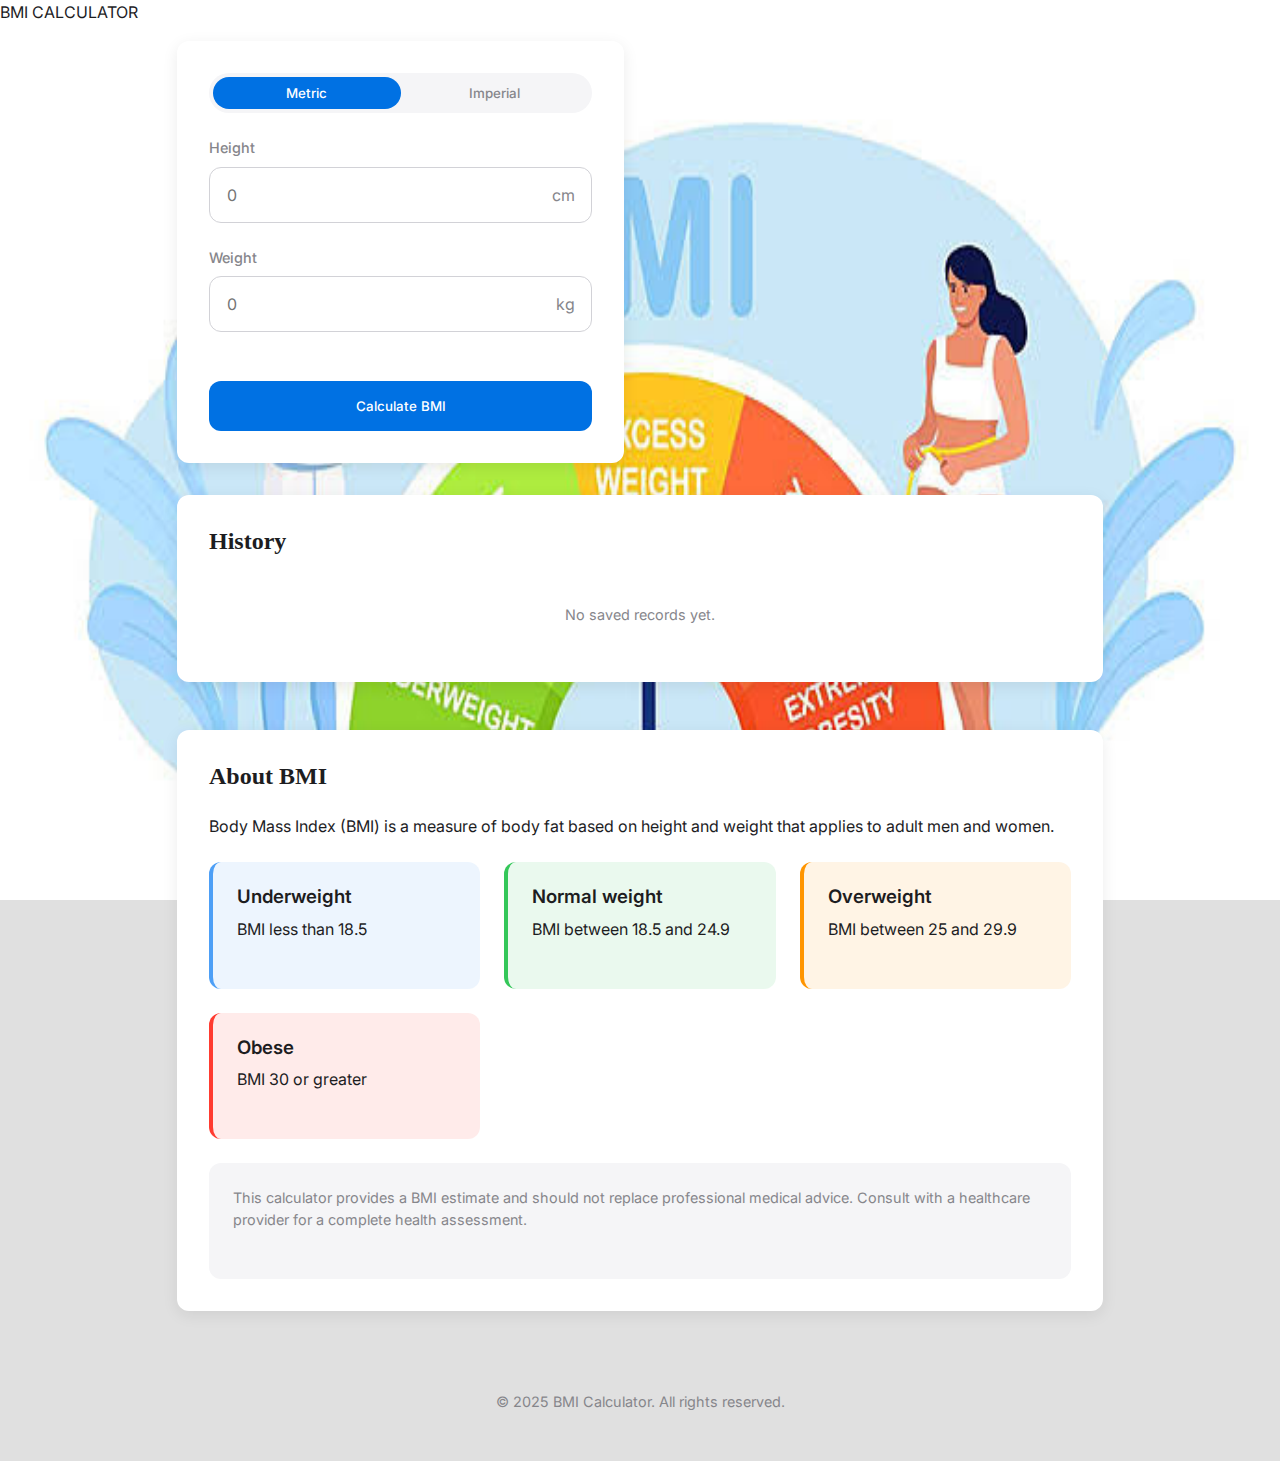
<file: BMI.html>
<!DOCTYPE html>
<html lang="en">
<head>
  <meta charset="UTF-8">
  <meta name="viewport" content="width=device-width, initial-scale=1.0">
  <title>BMI Calculator</title>
  <!-- Ensure the CSS file name matches -->
  <link rel="stylesheet" href="BMI.css">
  <link href="https://fonts.googleapis.com/css2?family=Inter:wght@400;500;600&display=swap" rel="stylesheet">
</head>
<body>
  <nav class="navbar">
    <div class="logo">BMI CALCULATOR</div>
    <ul class="nav-links">
        
    </ul>
</nav>
  <div class="container">
    <main>
      <div class="calculator-card">
        <div class="unit-toggle">
          <button type="button" class="unit-btn active" data-unit="metric">Metric</button>
          <button type="button" class="unit-btn" data-unit="imperial">Imperial</button>
        </div>

        <div class="input-group metric">
          <div class="input-wrapper">
            <label for="height">Height</label>
            <div class="input-with-unit">
              <!-- Added min="0" for basic validation -->
              <input type="number" id="height" placeholder="0" min="0">
              <span class="unit">cm</span>
            </div>
          </div>

          <div class="input-wrapper">
            <label for="weight">Weight</label>
            <div class="input-with-unit">
              <!-- Added min="0" for basic validation -->
              <input type="number" id="weight" placeholder="0" min="0">
              <span class="unit">kg</span>
            </div>
          </div>
        </div>

        <div class="input-group imperial hidden">
          <div class="input-wrapper">
            <label for="feet">Height</label>
            <div class="imperial-height">
              <div class="input-with-unit">
                <!-- Added min="0" for basic validation -->
                <input type="number" id="feet" placeholder="0" min="0">
                <span class="unit">ft</span>
              </div>
              <div class="input-with-unit">
                <!-- Added min="0" for basic validation -->
                <input type="number" id="inches" placeholder="0" min="0">
                <span class="unit">in</span>
              </div>
            </div>
          </div>

          <div class="input-wrapper">
            <label for="pounds">Weight</label>
            <div class="input-with-unit">
              <!-- Added min="0" for basic validation -->
              <input type="number" id="pounds" placeholder="0" min="0">
              <span class="unit">lb</span>
            </div>
          </div>
        </div>

        <button type="button" id="calculate-btn">Calculate BMI</button>
        <!-- Placeholder for potential error messages added in JS -->
        <div class="error-message-container"></div>
      </div>

      <!-- Added aria-live for screen reader announcements -->
      <div id="result-section" class="result-card hidden" aria-live="polite">
        <div class="result-header">
          <h2>Your Result</h2>
          <span id="date-calculated"></span>
        </div>

        <div class="result-value">
          <div class="bmi-value" id="bmi-value">0.0</div>
          <div class="bmi-category" id="bmi-category">-</div>
        </div>

        <div class="bmi-scale">
          <div class="scale-markers">
            <div class="marker">
              <div class="marker-line"></div>
              <span>Underweight</span>
            </div>
            <div class="marker">
              <div class="marker-line"></div>
              <span>Normal</span>
            </div>
            <div class="marker">
              <div class="marker-line"></div>
              <span>Overweight</span>
            </div>
            <div class="marker">
              <div class="marker-line"></div>
              <span>Obese</span>
            </div>
          </div>
          <div class="scale-bar">
            <div id="indicator" class="indicator"></div>
          </div>
        </div>

        <div class="recommendation" id="recommendation">
          Enter your height and weight to get personalized recommendations.
        </div>

        <button type="button" id="save-result" class="save-btn">Save Result</button>
      </div>

      <div class="history-card">
        <h2 style="font-family: Algerian;">History</h2>
        <div id="history-list" class="history-list">
          <p class="empty-history">No saved records yet.</p>
        </div>
      </div>
    </main>

    <div class="info-section">
    <h2 style="font-family: Algerian;">About BMI</h2>
      <p>
        Body Mass Index (BMI) is a measure of body fat based on height and weight that applies to adult men and women.
      </p>

      <div class="bmi-categories">
        <div class="category-item underweight">
          <h3>Underweight</h3>
          <p>BMI less than 18.5</p>
        </div>
        <div class="category-item normal">
          <h3>Normal weight</h3>
          <p>BMI between 18.5 and 24.9</p>
        </div>
        <div class="category-item overweight">
          <h3>Overweight</h3>
          <p>BMI between 25 and 29.9</p>
        </div>
        <div class="category-item obese">
          <h3>Obese</h3>
          <p>BMI 30 or greater</p>
        </div>
      </div>

      <div class="disclaimer">
        <p>
          This calculator provides a BMI estimate and should not replace professional medical advice.
          Consult with a healthcare provider for a complete health assessment.
        </p>
      </div>
    </div>

    <footer>
      <p>&copy; 2025 BMI Calculator. All rights reserved.</p>
    </footer>
  </div>

  <!-- Ensure the JS file name matches -->
  <script src="BMI.js"></script>
</body>
</html>
</file>
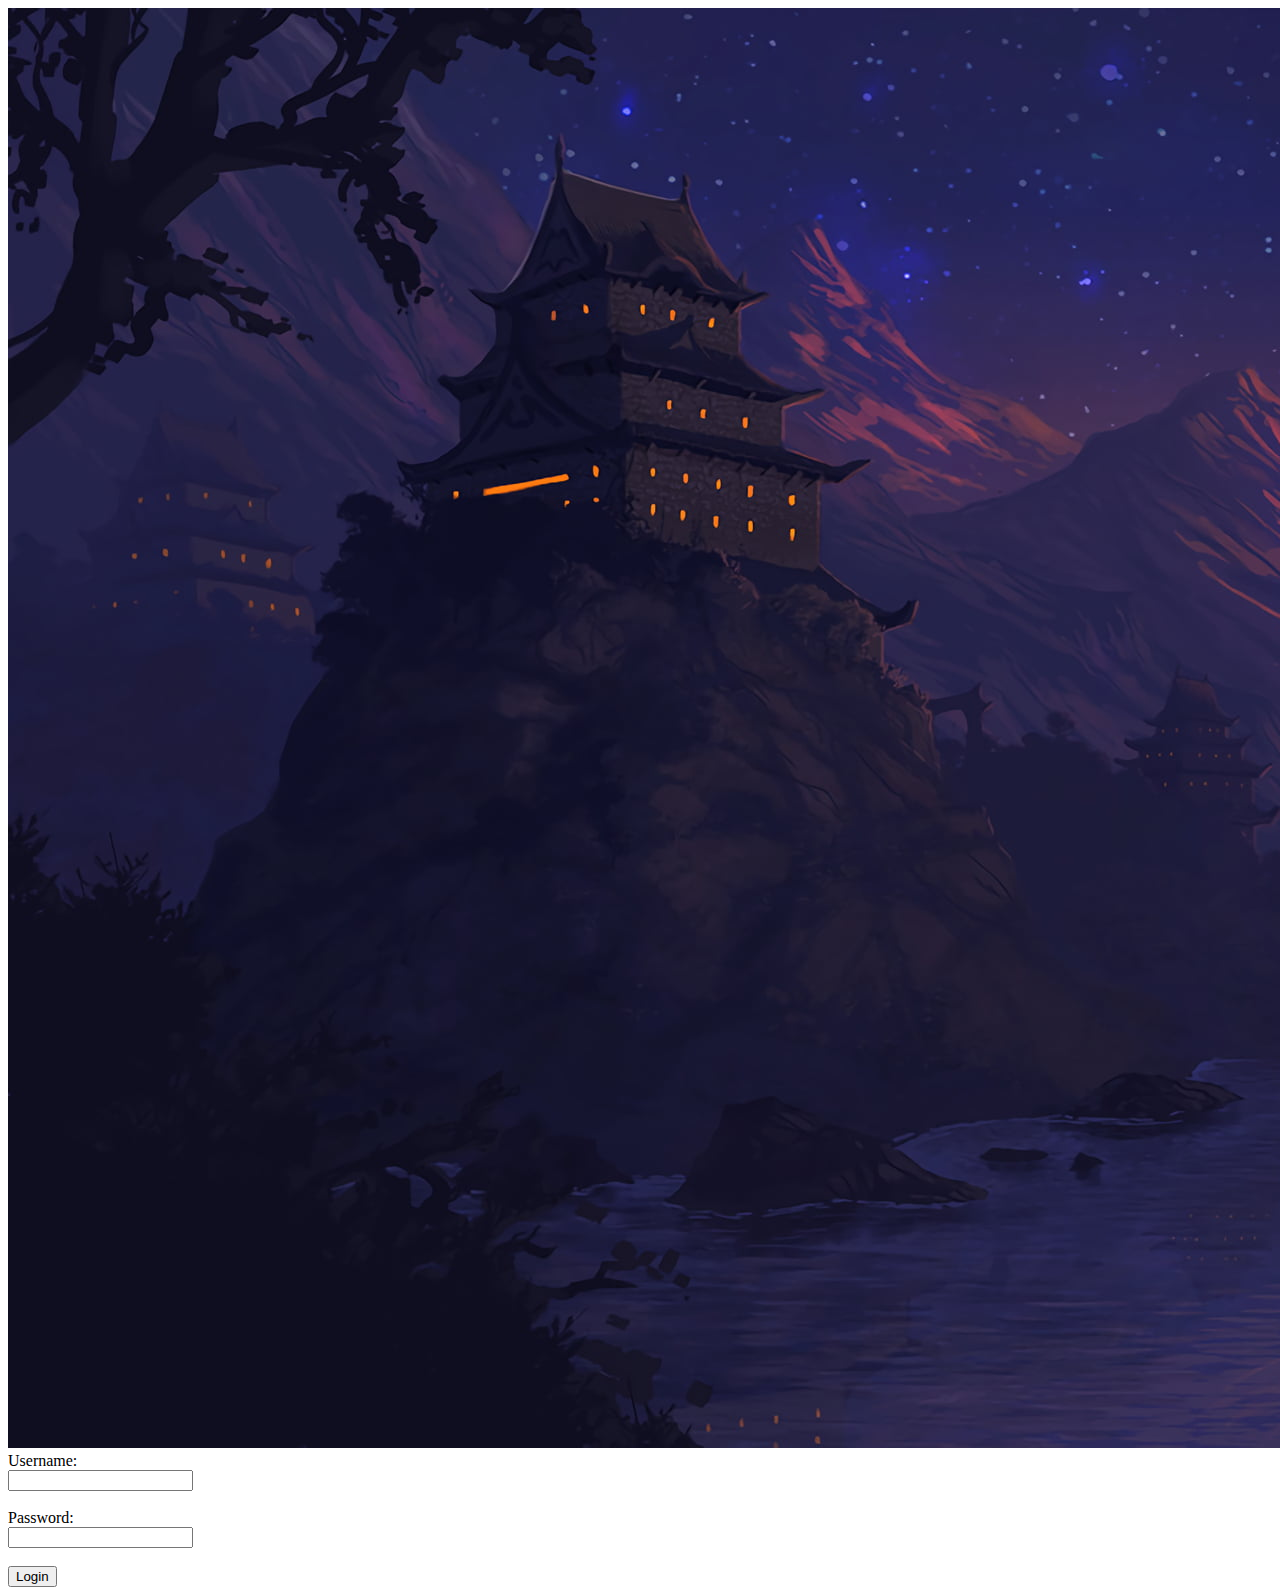
<file: LandingPage.html>
<!DOCTYPE html>
<html lang="en">
<head>
    <meta charset="UTF-8">
    <meta name="viewport" content="width=device-width, initial-scale=1.0">
    <title>LoginPage</title>
</head>
<body>
    <div class="background">
        <img src="wallpaperflare.com_wallpaper.jpg">
        <form>
            <label for="username">Username:</label><br>
            <input type="text" id="username" name="username" required><br><br>
            <label for="password">Password:</label><br>
            <input type="password" id="password" name="password" required><br><br>
            <input type="submit" value="Login">
        </form>
    </div>
</body>
</html>
</file>
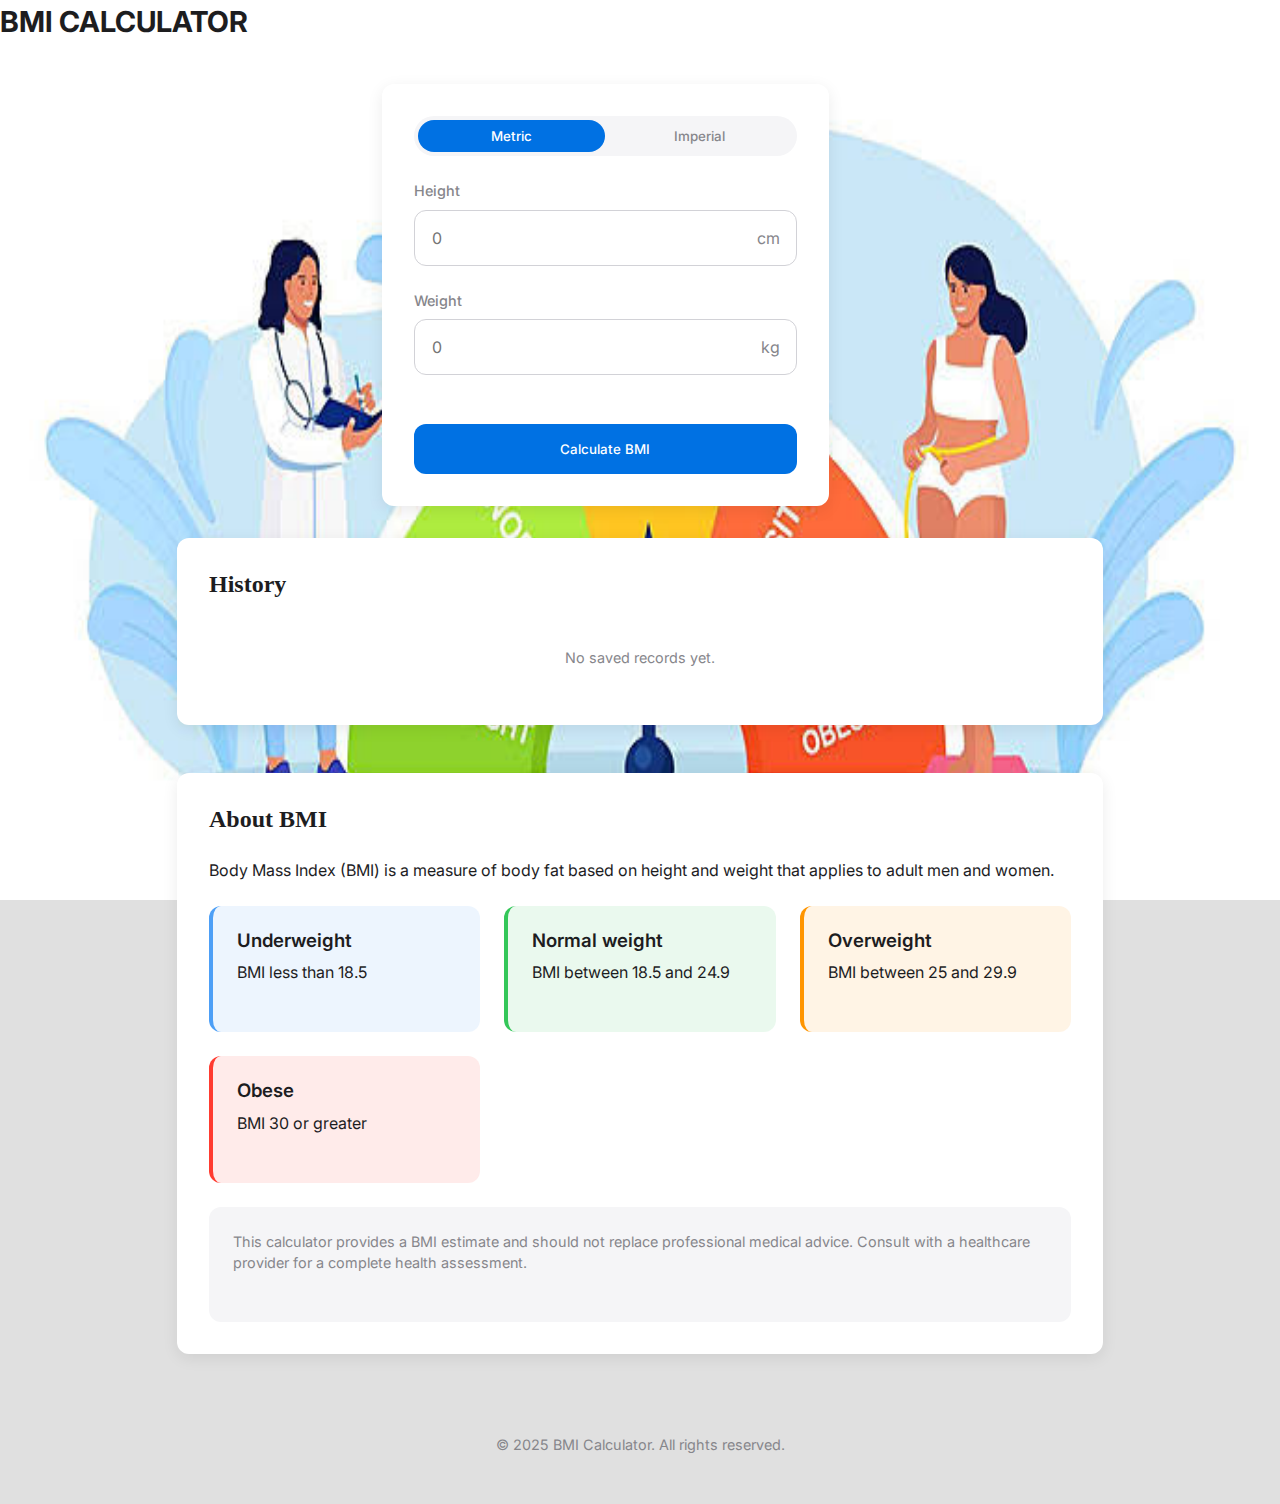
<file: Downloads/SCM-2-main/SCM-2-main/BMI.html>
<!DOCTYPE html>
<html lang="en">
<head>
  <meta charset="UTF-8">
  <meta name="viewport" content="width=device-width, initial-scale=1.0">
  <title>BMI Calculator</title>
  <!-- Ensure the CSS file name matches -->
  <link rel="stylesheet" href="BMI.css">
  <link href="https://fonts.googleapis.com/css2?family=Inter:wght@400;500;600&display=swap" rel="stylesheet">
</head>
<body>
  <nav class="navbar">
    <div class="logo">BMI CALCULATOR</div>
    <ul class="nav-links">
        <li><a href="#">Home</a></li>
        <li><a href="#">About</a></li>
        <li><a href="#">Services</a></li>
        <li><a href="#">Contact</a></li>
    </ul>
</nav>
  <div class="container">
    <main>
      <div class="calculator-card">
        <div class="unit-toggle">
          <button type="button" class="unit-btn active" data-unit="metric">Metric</button>
          <button type="button" class="unit-btn" data-unit="imperial">Imperial</button>
        </div>

        <div class="input-group metric">
          <div class="input-wrapper">
            <label for="height">Height</label>
            <div class="input-with-unit">
              <!-- Added min="0" for basic validation -->
              <input type="number" id="height" placeholder="0" min="0">
              <span class="unit">cm</span>
            </div>
          </div>

          <div class="input-wrapper">
            <label for="weight">Weight</label>
            <div class="input-with-unit">
              <!-- Added min="0" for basic validation -->
              <input type="number" id="weight" placeholder="0" min="0">
              <span class="unit">kg</span>
            </div>
          </div>
        </div>

        <div class="input-group imperial hidden">
          <div class="input-wrapper">
            <label for="feet">Height</label>
            <div class="imperial-height">
              <div class="input-with-unit">
                <!-- Added min="0" for basic validation -->
                <input type="number" id="feet" placeholder="0" min="0">
                <span class="unit">ft</span>
              </div>
              <div class="input-with-unit">
                <!-- Added min="0" for basic validation -->
                <input type="number" id="inches" placeholder="0" min="0">
                <span class="unit">in</span>
              </div>
            </div>
          </div>

          <div class="input-wrapper">
            <label for="pounds">Weight</label>
            <div class="input-with-unit">
              <!-- Added min="0" for basic validation -->
              <input type="number" id="pounds" placeholder="0" min="0">
              <span class="unit">lb</span>
            </div>
          </div>
        </div>

        <button type="button" id="calculate-btn">Calculate BMI</button>
        <!-- Placeholder for potential error messages added in JS -->
        <div class="error-message-container"></div>
      </div>

      <!-- Added aria-live for screen reader announcements -->
      <div id="result-section" class="result-card hidden" aria-live="polite">
        <div class="result-header">
          <h2>Your Result</h2>
          <span id="date-calculated"></span>
        </div>

        <div class="result-value">
          <div class="bmi-value" id="bmi-value">0.0</div>
          <div class="bmi-category" id="bmi-category">-</div>
        </div>

        <div class="bmi-scale">
          <div class="scale-markers">
            <div class="marker">
              <div class="marker-line"></div>
              <span>Underweight</span>
            </div>
            <div class="marker">
              <div class="marker-line"></div>
              <span>Normal</span>
            </div>
            <div class="marker">
              <div class="marker-line"></div>
              <span>Overweight</span>
            </div>
            <div class="marker">
              <div class="marker-line"></div>
              <span>Obese</span>
            </div>
          </div>
          <div class="scale-bar">
            <div id="indicator" class="indicator"></div>
          </div>
        </div>

        <div class="recommendation" id="recommendation">
          Enter your height and weight to get personalized recommendations.
        </div>

        <button type="button" id="save-result" class="save-btn">Save Result</button>
      </div>

      <div class="history-card">
        <h2 style="font-family: Algerian;">History</h2>
        <div id="history-list" class="history-list">
          <p class="empty-history">No saved records yet.</p>
        </div>
      </div>
    </main>

    <div class="info-section">
    <h2 style="font-family: Algerian;">About BMI</h2>
      <p>
        Body Mass Index (BMI) is a measure of body fat based on height and weight that applies to adult men and women.
      </p>

      <div class="bmi-categories">
        <div class="category-item underweight">
          <h3>Underweight</h3>
          <p>BMI less than 18.5</p>
        </div>
        <div class="category-item normal">
          <h3>Normal weight</h3>
          <p>BMI between 18.5 and 24.9</p>
        </div>
        <div class="category-item overweight">
          <h3>Overweight</h3>
          <p>BMI between 25 and 29.9</p>
        </div>
        <div class="category-item obese">
          <h3>Obese</h3>
          <p>BMI 30 or greater</p>
        </div>
      </div>

      <div class="disclaimer">
        <p>
          This calculator provides a BMI estimate and should not replace professional medical advice.
          Consult with a healthcare provider for a complete health assessment.
        </p>
      </div>
    </div>

    <footer>
      <p>&copy; 2025 BMI Calculator. All rights reserved.</p>
    </footer>
  </div>

  <!-- Ensure the JS file name matches -->
  <script src="BMI.js"></script>
</body>
</html>
</file>
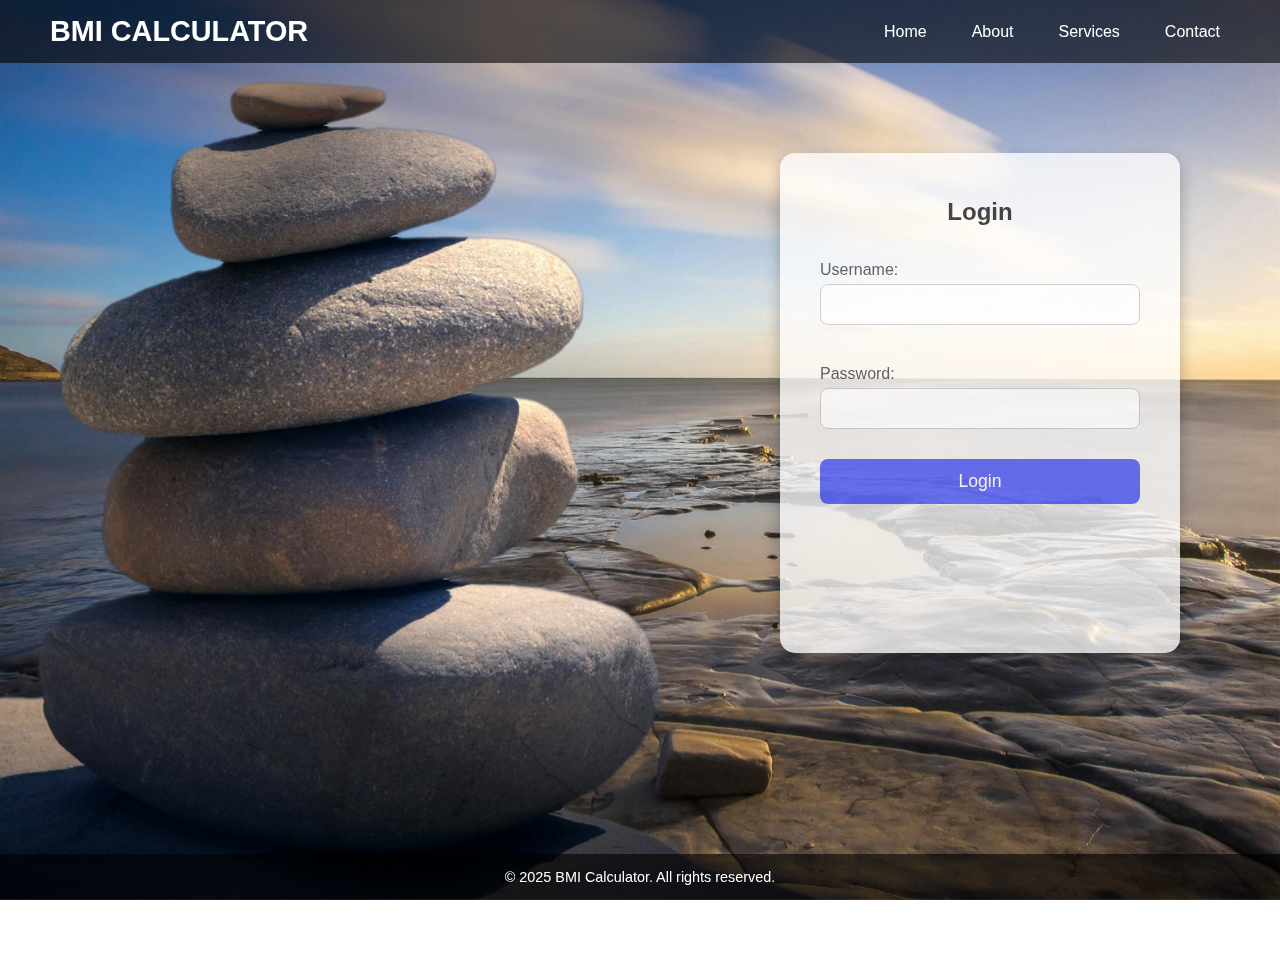
<file: Downloads/SCM-2-main/SCM-2-main/LandingPage.html>
<!DOCTYPE html>
<html lang="en">
<head>
    <meta charset="UTF-8">
    <title>Login Page</title>
    <link rel="stylesheet" href="LandingPage.css"> <!-- Link to your CSS file -->
    <meta name="viewport" content="width=device-width, initial-scale=1.0">
    <title>Home</title>
    <link rel="stylesheet" href="LandingPage.css"> <!-- Link to external CSS -->
</head>
<body>

    <div class="background"></div>

    <!-- Navbar Section -->
    <nav class="navbar">
        <div class="logo">BMI CALCULATOR</div>
        <ul class="nav-links">
            <li><a href="#">Home</a></li>
            <li><a href="about.html">About</a></li>
            <li><a href="#">Services</a></li>
            <li><a href="contact.html">Contact</a></li>
        </ul>
    </nav>

    <!-- Login Box -->
    <div class="container">
        <div class="login-box">
            <h2>Login</h2>
            <form>
                <label for="username">Username:</label>
                <input type="text" id="username" name="username" required>

                <label for="password">Password:</label>
                <input type="password" id="password" name="password" required>

                <input type="submit" value="Login">
            </form>
        </div>
    </div>

    <!-- Footer -->
    <footer class="footer">
        <p>&copy; 2025 BMI Calculator. All rights reserved.</p>
    </footer>

</body>
</html>
</file>
<file: BMI.css>
/* Base Styles */
:root {
    /* Color System */
    --color-primary: #0071e3;
    --color-primary-light: #4d9ff6;
    --color-primary-dark: #0057b7;
    --color-secondary: #f5f5f7;
    --color-accent: #86868b;
    
    /* Success, Warning, Error Colors */
    --color-success: #34c759;
    --color-success-light: #5eda7c;
    --color-warning: #ff9500;
    --color-warning-light: #ffb340;
    --color-error: #ff3b30;
    --color-error-light: #ff645b;
    
    /* Neutral Colors */
    --color-background: #ffffff;
    --color-text: #1d1d1f;
    --color-text-secondary: #86868b;
    --color-card: #ffffff;
    --color-border: #d2d2d7;
    
    /* BMI Category Colors */
    --color-underweight: #4d9ff6;
    --color-normal: #34c759;
    --color-overweight: #ff9500;
    --color-obese: #ff3b30;
  
    /* Spacing (8px system) */
    --spacing-xs: 8px;
    --spacing-sm: 17px;
    --spacing-md: 24px;
    --spacing-lg: 32px;
    --spacing-xl: 48px;
  
    /* Border Radius */
    --radius-sm: 8px;
    --radius-md: 12px;
    --radius-lg: 20px;
    --radius-full: 9999px;
  
    /* Shadows */
    --shadow-sm: 0 2px 8px rgba(0, 0, 0, 0.05);
    --shadow-md: 0 4px 16px rgba(0, 0, 0, 0.08);
    --shadow-lg: 0 8px 24px rgba(0, 0, 0, 0.12);
  
    /* Animation */
    --transition-fast: 150ms ease;
    --transition-normal: 300ms ease;
    --transition-slow: 500ms ease;
  }
  
  /* Reset & Global Styles */
  * {
    margin: 0;
    padding: 0;
    box-sizing: border-box;
  }
  
  body {
    font-family: 'Inter', -apple-system, BlinkMacSystemFont, 'Segoe UI', Roboto, Oxygen, Ubuntu, Cantarell, 'Open Sans', 'Helvetica Neue', Arial, sans-serif;
    line-height: 1.5;
    color: var(--color-text);
    background-color: #e0e0e0; /* Updated to a slightly darker gray for better contrast */
    @media (min-resolution: 2dppx) {
        -webkit-font-smoothing: antialiased;
        background-image: linear-gradient(to bottom, #e0e0e0, #ffffff);
    }
    background-image: url('IMG_8855.JPG');
    background-size: 100% 100%;
    background-position: center;
    background-repeat: no-repeat;
    background-attachment: fixed;
    /*  */
  }
  
  h1, h2, h3, h4, h5, h6 {
    line-height: 1.2;
    font-weight: 600;
  }
  
  input, button {
    font-family: inherit;
  }
  
  
  input::-webkit-outer-spin-button,
  input::-webkit-inner-spin-button {
    -webkit-appearance: none;
    margin: 0;
  }
  
  button {
    cursor: pointer;
    border: none;
    background: none;
  }
  
  .hidden {
    display: none !important;
  }
  
  /* Layout Container */
  .container {
    max-width: 960px;
    margin: 0 auto;
    padding: var(--spacing-sm);
  }
  
  /* Header */
  header {
    text-align: center;
    margin-bottom: var(--spacing-lg);
    padding: var(--spacing-lg) 0;
  }
  
  header h1 {
    font-size: 2.5rem;
    margin-bottom: var(--spacing-xs);
    color: var(--color-primary);
  }
  
  header .subtitle {
    font-size: 1.1rem;
    color: var(--color-text-secondary);
  }
  
  /* Main Content */
  main {
    display: grid;
    gap: var(--spacing-lg);
    margin-bottom: var(--spacing-xl);
  }
  
  /* Card Styles */
  .calculator-card,
  .result-card,
  .history-card {
    background-color: var(--color-card);
    border-radius: var(--radius-md);
    padding: var(--spacing-lg);
    box-shadow: var(--shadow-md);
    transition: box-shadow var(--transition-normal);
  }
  
  .calculator-card:hover,
  .result-card:hover,
  .history-card:hover {
    box-shadow: var(--shadow-lg);
  }
  
  /* Unit Toggle */
  .unit-toggle {
    display: flex;
    background-color: var(--color-secondary);
    border-radius: var(--radius-full);
    padding: 4px;
    margin-bottom: var(--spacing-md);
    overflow: hidden;
  }
  
  .unit-btn {
    flex: 1;
    padding: var(--spacing-xs) var(--spacing-sm);
    text-align: center;
    font-weight: 500;
    color: var(--color-text-secondary);
    border-radius: var(--radius-full);
    transition: all var(--transition-fast);
  }
  
  .unit-btn.active {
    background-color: var(--color-primary);
    color: var(--color-background);
  }
  
  /* Input Styles */
  .input-group {
    display: flex;
    flex-direction: column;
    gap: var(--spacing-md);
    margin-bottom: var(--spacing-lg);
  }
  
  .input-wrapper {
    display: flex;
    flex-direction: column;
    gap: var(--spacing-xs);
  }
  
  .input-wrapper label {
    font-size: 0.9rem;
    font-weight: 500;
    color: var(--color-text-secondary);
  }
  
  .input-with-unit {
    position: relative;
    display: flex;
    align-items: center;
  }
  
  .input-with-unit input {
    width: 100%;
    padding: var(--spacing-sm);
    border: 1px solid var(--color-border);
    border-radius: var(--radius-md);
    font-size: 1rem;
    transition: border-color var(--transition-fast);
    padding-right: 40px;
  }
  
  .input-with-unit input:focus {
    outline: none;
    border-color: var(--color-primary);
  }
  
  .input-with-unit .unit {
    position: absolute;
    right: var(--spacing-sm);
    color: var(--color-text-secondary);
    pointer-events: none;
  }
  
  .imperial-height {
    display: flex;
    gap: var(--spacing-sm);
  }
  
  .imperial-height .input-with-unit {
    flex: 1;
  }
  
  /* Calculate Button */
  #calculate-btn {
    width: 100%;
    background-color: var(--color-primary);
    color: white;
    font-weight: 500;
    padding: var(--spacing-sm);
    border-radius: var(--radius-md);
    margin-top: var(--spacing-sm);
    transition: background-color var(--transition-fast), transform var(--transition-fast);
  }
  
  #calculate-btn:hover {
    background-color: var(--color-primary-dark);
  }
  
  #calculate-btn:active {
    transform: scale(0.98);
  }
  
  /* Result Card */
  .result-card {
    opacity: 0;
    transform: translateY(10px);
    animation: fadeIn var(--transition-normal) forwards;
  }
  
  @keyframes fadeIn {
    to {
      opacity: 1;
      transform: translateY(0);
    }
  }
  
  .result-header {
    display: flex;
    justify-content: space-between;
    align-items: center;
    margin-bottom: var(--spacing-sm);
  }
  
  #date-calculated {
    font-size: 0.9rem;
    color: var(--color-text-secondary);
  }
  
  .result-value {
    display: flex;
    flex-direction: column;
    align-items: center;
    margin: var(--spacing-md) 0;
  }
  
  .bmi-value {
    font-size: 3rem;
    font-weight: 600;
    color: var(--color-primary);
    margin-bottom: var(--spacing-xs);
    transition: color var(--transition-normal);
  }
  
  .bmi-category {
    font-size: 1.2rem;
    font-weight: 500;
    transition: color var(--transition-normal);
  }
  
  /* BMI Scale */
  .bmi-scale {
    margin: var(--spacing-lg) 0;
  }
  
  .scale-markers {
    display: flex;
    justify-content: space-between;
    margin-bottom: var(--spacing-xs);
  }
  
  .marker {
    display: flex;
    flex-direction: column;
    align-items: center;
    gap: 4px;
    font-size: 0.8rem;
    color: var(--color-text-secondary);
    width: 80px;
  }
  
  .marker-line {
    height: 8px;
    width: 1px;
    background-color: var(--color-border);
  }
  
  .scale-bar {
    height: 8px;
    background: linear-gradient(to right, 
      var(--color-underweight) 0%, 
      var(--color-underweight) 18.5%, 
      var(--color-normal) 18.5%, 
      var(--color-normal) 24.9%, 
      var(--color-overweight) 24.9%, 
      var(--color-overweight) 29.9%, 
      var(--color-obese) 29.9%, 
      var(--color-obese) 100%);
    border-radius: var(--radius-full);
    position: relative;
  }
  
  .indicator {
    position: absolute;
    width: 16px;
    height: 16px;
    background-color: white;
    border: 2px solid var(--color-primary);
    border-radius: 50%;
    top: 50%;
    transform: translate(-50%, -50%);
    left: 0;
    transition: left var(--transition-slow);
  }
  
  /* Recommendation */
  .recommendation {
    background-color: var(--color-secondary);
    padding: var(--spacing-md);
    border-radius: var(--radius-md);
    margin-bottom: var(--spacing-md);
    font-size: 0.95rem;
    line-height: 1.6;
  }
  
  /* Save Button */
  .save-btn {
    background-color: var(--color-secondary);
    color: var(--color-primary);
    font-weight: 500;
    padding: var(--spacing-sm);
    border-radius: var(--radius-md);
    width: 100%;
    transition: background-color var(--transition-fast);
    border: 1px solid var(--color-border);
  }
  
  .save-btn:hover {
    background-color: rgba(0, 113, 227, 0.1);
  }
  
  /* History Card */
  .history-card h2 {
    margin-bottom: var(--spacing-md);
  }
  
  .history-list {
    display: flex;
    flex-direction: column;
    gap: var(--spacing-sm);
  }
  
  .empty-history {
    color: var(--color-text-secondary);
    font-size: 0.9rem;
    text-align: center;
    padding: var(--spacing-md);
  }
  
  .history-item {
    display: flex;
    justify-content: space-between;
    align-items: center;
    padding: var(--spacing-sm);
    border-radius: var(--radius-sm);
    background-color: var(--color-secondary);
    animation: slideIn var(--transition-normal);
  }
  
  @keyframes slideIn {
    from {
      opacity: 0;
      transform: translateX(-10px);
    }
    to {
      opacity: 1;
      transform: translateX(0);
    }
  }
  
  .history-date {
    font-size: 0.9rem;
    color: var(--color-text-secondary);
  }
  
  .history-result {
    display: flex;
    align-items: center;
    gap: var(--spacing-sm);
  }
  
  .history-value {
    font-weight: 600;
  }
  
  .delete-history {
    color: var(--color-text-secondary);
    padding: 4px;
    border-radius: var(--radius-sm);
    transition: all var(--transition-fast);
  }
  
  .delete-history:hover {
    color: var(--color-error);
    background-color: rgba(255, 59, 48, 0.1);
  }
  
  /* Info Section */
  .info-section {
    background-color: var(--color-card);
    border-radius: var(--radius-md);
    padding: var(--spacing-lg);
    margin-bottom: var(--spacing-xl);
    box-shadow: var(--shadow-md);
  }
  
  .info-section h2 {
    margin-bottom: var(--spacing-md);
  }
  
  .info-section p {
    margin-bottom: var(--spacing-md);
  }
  
  .bmi-categories {
    display: grid;
    grid-template-columns: repeat(auto-fit, minmax(200px, 1fr));
    gap: var(--spacing-md);
    margin: var(--spacing-md) 0;
  }
  
  .category-item {
    padding: var(--spacing-md);
    border-radius: var(--radius-md);
    transition: transform var(--transition-normal);
  }
  
  .category-item:hover {
    transform: translateY(-4px);
  }
  
  .category-item h3 {
    margin-bottom: var(--spacing-xs);
  }
  
  .underweight {
    background-color: rgba(77, 159, 246, 0.1);
    border-left: 4px solid var(--color-underweight);
  }
  
  .normal {
    background-color: rgba(52, 199, 89, 0.1);
    border-left: 4px solid var(--color-normal);
  }
  
  .overweight {
    background-color: rgba(255, 149, 0, 0.1);
    border-left: 4px solid var(--color-warning);
  }
  
  .obese {
    background-color: rgba(255, 59, 48, 0.1);
    border-left: 4px solid var(--color-error);
  }
  
  .disclaimer {
    font-size: 0.9rem;
    color: var(--color-text-secondary);
    padding: var(--spacing-md);
    background-color: var(--color-secondary);
    border-radius: var(--radius-md);
    margin-top: var(--spacing-md);
  }
  
  /* Footer */
  footer {
    text-align: center;
    color: var(--color-text-secondary);
    padding: var(--spacing-lg) 0;
    font-size: 0.9rem;
  }
  
  /* Responsive Styles */
  @media (min-width: 768px) {
    main {
      grid-template-columns: 1fr 1fr;
    }
    
    .calculator-card {
      grid-column: 1;
    }
    
    .result-card {
      grid-column: 2;
      grid-row: 1;
    }
    
    .history-card {
      grid-column: span 2;
    }
  }
  
  @media (max-width: 767px) {
    header h1 {
      font-size: 2rem;
    }
    
    .bmi-value {
      font-size: 2.5rem;
    }
    
    .bmi-categories {
      grid-template-columns: 1fr;
    }
  }
</file>
<file: Downloads/SCM-2-main/SCM-2-main/BMI.css>
/* Base Styles */
:root {
  /* Color System */
  --color-primary: #0071e3;
  --color-primary-light: #4d9ff6;
  --color-primary-dark: #0057b7;
  --color-secondary: #f5f5f7;
  --color-accent: #86868b;
  
  /* Success, Warning, Error Colors */
  --color-success: #34c759;
  --color-success-light: #5eda7c;
  --color-warning: #ff9500;
  --color-warning-light: #ffb340;
  --color-error: #ff3b30;
  --color-error-light: #ff645b;
  
  /* Neutral Colors */
  --color-background: #ffffff;
  --color-text: #1d1d1f;
  --color-text-secondary: #86868b;
  --color-card: #ffffff;
  --color-border: #d2d2d7;
  
  /* BMI Category Colors */
  --color-underweight: #4d9ff6;
  --color-normal: #34c759;
  --color-overweight: #ff9500;
  --color-obese: #ff3b30;

  /* Spacing (8px system) */
  --spacing-xs: 8px;
  --spacing-sm: 17px;
  --spacing-md: 24px;
  --spacing-lg: 32px;
  --spacing-xl: 48px;

  /* Border Radius */
  --radius-sm: 8px;
  --radius-md: 12px;
  --radius-lg: 20px;
  --radius-full: 9999px;

  /* Shadows */
  --shadow-sm: 0 2px 8px rgba(0, 0, 0, 0.05);
  --shadow-md: 0 4px 16px rgba(0, 0, 0, 0.08);
  --shadow-lg: 0 8px 24px rgba(0, 0, 0, 0.12);

  /* Animation */
  --transition-fast: 150ms ease;
  --transition-normal: 300ms ease;
  --transition-slow: 500ms ease;
}

/* Reset & Global Styles */
* {
  margin: 0;
  padding: 0;
  box-sizing: border-box;
}

body {
  font-family: 'Inter', -apple-system, BlinkMacSystemFont, 'Segoe UI', Roboto, Oxygen, Ubuntu, Cantarell, 'Open Sans', 'Helvetica Neue', Arial, sans-serif;
  line-height: 1.5;
  color: var(--color-text);
  background-color: #e0e0e0; /* Updated to a slightly darker gray for better contrast */
  @media (min-resolution: 2dppx) {
      -webkit-font-smoothing: antialiased;
      background-image: linear-gradient(to bottom, #e0e0e0, #ffffff);
  }
  background-image: url('IMG_8855.JPG');
  background-size: 100% 100%;
  background-position: center;
  background-repeat: no-repeat;
  background-attachment: fixed;
  /*  */
}

h1, h2, h3, h4, h5, h6 {
  line-height: 1.2;
  font-weight: 600;
}

input, button {
  font-family: inherit;
}

navbar {
  /* position: fixed; */ /* Uncomment if you want it to stick on scroll */
  top: 0;
  left: 0;
  width: 100%;
  background-color: rgba(0, 0, 0, 0.6); /* Semi-transparent background */
  padding: 15px 50px; /* Vertical and horizontal padding */
  display: flex;
  justify-content: space-between; /* Pushes logo left, links right */
  align-items: center; /* Vertically aligns items */
  z-index: 10; /* Ensure navbar is above other content */
  color: white;
}

.navbar .logo {
  font-size: 1.8em;
  font-weight: bold;
}

.navbar .nav-links {
  list-style: none; /* Remove bullet points */
  display: flex;
}

.navbar .nav-links li {
  margin-left: 25px; /* Spacing between links */
}

.navbar .nav-links a {
  color: white;
  text-decoration: none;
  font-size: 1em;
  padding: 5px 10px;
  border-radius: 5px;
  transition: background-color 0.3s ease, color 0.3s ease;
}

.navbar .nav-links a:hover {
  background-color: rgba(255, 255, 255, 0.2); /* Slight highlight on hover */
  color: #f0f0f0; /* Slightly lighter text on hover */
}
/* End Navbar Styles */


input::-webkit-outer-spin-button,
input::-webkit-inner-spin-button {
  -webkit-appearance: none;
  margin: 0;
}

button {
  cursor: pointer;
  border: none;
  background: none;
}

.hidden {
  display: none !important;
}

/* Layout Container */
.container {
  max-width: 960px;
  margin: 0 auto;
  padding: var(--spacing-sm);
}

/* Header */
header {
  text-align: center;
  margin-bottom: var(--spacing-lg);
  padding: var(--spacing-lg) 0;
}

header h1 {
  font-size: 2.5rem;
  margin-bottom: var(--spacing-xs);
  color: var(--color-primary);
}

header .subtitle {
  font-size: 1.1rem;
  color: var(--color-text-secondary);
}

/* Main Content */
main {
  display: grid;
  gap: var(--spacing-lg);
  margin-bottom: var(--spacing-xl);
}

.calculator-card{
  position: relative;
  left: 16vw;
}

/* Card Styles */
.calculator-card,
.result-card,
.history-card {
  background-color: var(--color-card);
  border-radius: var(--radius-md);
  padding: var(--spacing-lg);
  box-shadow: var(--shadow-md);
  transition: box-shadow var(--transition-normal);
}

.calculator-card:hover,
.result-card:hover,
.history-card:hover {
  box-shadow: var(--shadow-lg);
}

/* Unit Toggle */
.unit-toggle {
  display: flex;
  background-color: var(--color-secondary);
  border-radius: var(--radius-full);
  padding: 4px;
  margin-bottom: var(--spacing-md);
  overflow: hidden;
}

.unit-btn {
  flex: 1;
  padding: var(--spacing-xs) var(--spacing-sm);
  text-align: center;
  font-weight: 500;
  color: var(--color-text-secondary);
  border-radius: var(--radius-full);
  transition: all var(--transition-fast);
}

.unit-btn.active {
  background-color: var(--color-primary);
  color: var(--color-background);
}

/* Input Styles */
.input-group {
  display: flex;
  flex-direction: column;
  gap: var(--spacing-md);
  margin-bottom: var(--spacing-lg);
}

.input-wrapper {
  display: flex;
  flex-direction: column;
  gap: var(--spacing-xs);
}

.input-wrapper label {
  font-size: 0.9rem;
  font-weight: 500;
  color: var(--color-text-secondary);
}

.input-with-unit {
  position: relative;
  display: flex;
  align-items: center;
}

.input-with-unit input {
  width: 100%;
  padding: var(--spacing-sm);
  border: 1px solid var(--color-border);
  border-radius: var(--radius-md);
  font-size: 1rem;
  transition: border-color var(--transition-fast);
  padding-right: 40px;
}

.input-with-unit input:focus {
  outline: none;
  border-color: var(--color-primary);
}

.input-with-unit .unit {
  position: absolute;
  right: var(--spacing-sm);
  color: var(--color-text-secondary);
  pointer-events: none;
}

.imperial-height {
  display: flex;
  gap: var(--spacing-sm);
}

.imperial-height .input-with-unit {
  flex: 1;
}

/* Calculate Button */
#calculate-btn {
  width: 100%;
  background-color: var(--color-primary);
  color: white;
  font-weight: 500;
  padding: var(--spacing-sm);
  border-radius: var(--radius-md);
  margin-top: var(--spacing-sm);
  transition: background-color var(--transition-fast), transform var(--transition-fast);
}

#calculate-btn:hover {
  background-color: var(--color-primary-dark);
}

#calculate-btn:active {
  transform: scale(0.98);
}

/* Result Card */
.result-card {
  opacity: 0;
  transform: translateY(10px);
  animation: fadeIn var(--transition-normal) forwards;
}

@keyframes fadeIn {
  to {
    opacity: 1;
    transform: translateY(0);
  }
}

.result-header {
  display: flex;
  justify-content: space-between;
  align-items: center;
  margin-bottom: var(--spacing-sm);
}

#date-calculated {
  font-size: 0.9rem;
  color: var(--color-text-secondary);
}

.result-value {
  display: flex;
  flex-direction: column;
  align-items: center;
  margin: var(--spacing-md) 0;
}

.bmi-value {
  font-size: 3rem;
  font-weight: 600;
  color: var(--color-primary);
  margin-bottom: var(--spacing-xs);
  transition: color var(--transition-normal);
}

.bmi-category {
  font-size: 1.2rem;
  font-weight: 500;
  transition: color var(--transition-normal);
}

/* BMI Scale */
.bmi-scale {
  margin: var(--spacing-lg) 0;
}

.scale-markers {
  display: flex;
  justify-content: space-between;
  margin-bottom: var(--spacing-xs);
}

.marker {
  display: flex;
  flex-direction: column;
  align-items: center;
  gap: 4px;
  font-size: 0.8rem;
  color: var(--color-text-secondary);
  width: 80px;
}

.marker-line {
  height: 8px;
  width: 1px;
  background-color: var(--color-border);
}

.scale-bar {
  height: 8px;
  background: linear-gradient(to right, 
    var(--color-underweight) 0%, 
    var(--color-underweight) 18.5%, 
    var(--color-normal) 18.5%, 
    var(--color-normal) 24.9%, 
    var(--color-overweight) 24.9%, 
    var(--color-overweight) 29.9%, 
    var(--color-obese) 29.9%, 
    var(--color-obese) 100%);
  border-radius: var(--radius-full);
  position: relative;
}

.indicator {
  position: absolute;
  width: 16px;
  height: 16px;
  background-color: white;
  border: 2px solid var(--color-primary);
  border-radius: 50%;
  top: 50%;
  transform: translate(-50%, -50%);
  left: 0;
  transition: left var(--transition-slow);
}

/* Recommendation */
.recommendation {
  background-color: var(--color-secondary);
  padding: var(--spacing-md);
  border-radius: var(--radius-md);
  margin-bottom: var(--spacing-md);
  font-size: 0.95rem;
  line-height: 1.6;
}

/* Save Button */
.save-btn {
  background-color: var(--color-secondary);
  color: var(--color-primary);
  font-weight: 500;
  padding: var(--spacing-sm);
  border-radius: var(--radius-md);
  width: 100%;
  transition: background-color var(--transition-fast);
  border: 1px solid var(--color-border);
}

.save-btn:hover {
  background-color: rgba(0, 113, 227, 0.1);
}

/* History Card */
.history-card h2 {
  margin-bottom: var(--spacing-md);
}

.history-list {
  display: flex;
  flex-direction: column;
  gap: var(--spacing-sm);
}

.empty-history {
  color: var(--color-text-secondary);
  font-size: 0.9rem;
  text-align: center;
  padding: var(--spacing-md);
}

.history-item {
  display: flex;
  justify-content: space-between;
  align-items: center;
  padding: var(--spacing-sm);
  border-radius: var(--radius-sm);
  background-color: var(--color-secondary);
  animation: slideIn var(--transition-normal);
}

@keyframes slideIn {
  from {
    opacity: 0;
    transform: translateX(-10px);
  }
  to {
    opacity: 1;
    transform: translateX(0);
  }
}

.history-date {
  font-size: 0.9rem;
  color: var(--color-text-secondary);
}

.history-result {
  display: flex;
  align-items: center;
  gap: var(--spacing-sm);
}

.history-value {
  font-weight: 600;
}

.delete-history {
  color: var(--color-text-secondary);
  padding: 4px;
  border-radius: var(--radius-sm);
  transition: all var(--transition-fast);
}

.delete-history:hover {
  color: var(--color-error);
  background-color: rgba(255, 59, 48, 0.1);
}

/* Info Section */
.info-section {
  background-color: var(--color-card);
  border-radius: var(--radius-md);
  padding: var(--spacing-lg);
  margin-bottom: var(--spacing-xl);
  box-shadow: var(--shadow-md);
}

.info-section h2 {
  margin-bottom: var(--spacing-md);
}

.info-section p {
  margin-bottom: var(--spacing-md);
}

.bmi-categories {
  display: grid;
  grid-template-columns: repeat(auto-fit, minmax(200px, 1fr));
  gap: var(--spacing-md);
  margin: var(--spacing-md) 0;
}

.category-item {
  padding: var(--spacing-md);
  border-radius: var(--radius-md);
  transition: transform var(--transition-normal);
}

.category-item:hover {
  transform: translateY(-4px);
}

.category-item h3 {
  margin-bottom: var(--spacing-xs);
}

.underweight {
  background-color: rgba(77, 159, 246, 0.1);
  border-left: 4px solid var(--color-underweight);
}

.normal {
  background-color: rgba(52, 199, 89, 0.1);
  border-left: 4px solid var(--color-normal);
}

.overweight {
  background-color: rgba(255, 149, 0, 0.1);
  border-left: 4px solid var(--color-warning);
}

.obese {
  background-color: rgba(255, 59, 48, 0.1);
  border-left: 4px solid var(--color-error);
}

.disclaimer {
  font-size: 0.9rem;
  color: var(--color-text-secondary);
  padding: var(--spacing-md);
  background-color: var(--color-secondary);
  border-radius: var(--radius-md);
  margin-top: var(--spacing-md);
}

/* Footer */
footer {
  text-align: center;
  color: var(--color-text-secondary);
  padding: var(--spacing-lg) 0;
  font-size: 0.9rem;
}

/* Responsive Styles */
@media (min-width: 768px) {
  main {
    grid-template-columns: 1fr 1fr;
  }
  
  .calculator-card {
    grid-column: 1;
  }
  
  .result-card {
    grid-column: 2;
    grid-row: 1;
  }
  
  .history-card {
    grid-column: span 2;
  }
}

@media (max-width: 767px) {
  header h1 {
    font-size: 2rem;
  }
  
  .bmi-value {
    font-size: 2.5rem;
  }
  
  .bmi-categories {
    grid-template-columns: 1fr;
  }
}
</file>
<file: Downloads/SCM-2-main/SCM-2-main/LandingPage.css>
/* Reset and Base Styles */
* {
    margin: 0;
    padding: 0;
    box-sizing: border-box;
    font-family: 'Poppins', sans-serif;
}

body, html {
    height: 100%;
    width: 100%;
    position: relative;
    overflow: hidden;
}

/* Background Image */
.background {
    position: fixed;
    top: 0;
    left: 0;
    width: 100vw;
    height: 100vh;
    background: url('pexels-pixabay-289586.jpg') no-repeat center center/cover;
    z-index: -1;
}

/* Navbar Styles */
.navbar {
    top: 0;
    left: 0;
    width: 100%;
    background-color: rgba(0, 0, 0, 0.6);
    padding: 15px 50px;
    display: flex;
    justify-content: space-between;
    align-items: center;
    z-index: 10;
    color: white;
}

.navbar .logo {
    font-size: 1.8em;
    font-weight: bold;
}

.navbar .nav-links {
    list-style: none;
    display: flex;
}

.navbar .nav-links li {
    margin-left: 25px;
}

.navbar .nav-links a {
    color: white;
    text-decoration: none;
    font-size: 1em;
    padding: 5px 10px;
    border-radius: 5px;
    transition: background-color 0.3s ease, color 0.3s ease;
}

.navbar .nav-links a:hover {
    background-color: rgba(255, 255, 255, 0.2);
    color: #f0f0f0;
}

/* Container and Login Box */
.container {
    display: flex;
    justify-content: flex-end;
    align-items: flex-start;  /* 👈 Align items to the top */
    min-height: 100vh;
    padding-right: 100px;
    padding-top: 90px;        /* 👈 Reduced top padding */
    position: relative;
    z-index: 1;
}


.login-box {
    background-color: rgba(255, 255, 255, 0.85);
    padding: 30px 40px;
    border-radius: 15px;
    box-shadow: 0 8px 16px rgba(0, 0, 0, 0.3);
    height: 500px;
    width: 400px;
    text-align: center;
    opacity: 0.9;
}

.login-box h2 {
    margin-bottom: 20px;
    padding-top: 15px;
    color: #333;
}

.login-box label {
    display: block;
    margin: 10px 0 5px;
    text-align: left;
    padding-top: 15px;
    color: #555;
}

.login-box input[type="text"],
.login-box input[type="password"] {
    width: 100%;
    padding: 12px;
    margin-bottom: 15px;
    border: 1px solid #ccc;
    border-radius: 8px;
}

.login-box input[type="submit"] {
    width: 100%;
    padding: 12px;
    background-color: #5c67f2;
    color: white;
    border: none;
    border-radius: 8px;
    cursor: pointer;
    transition: background-color 0.3s ease;
    margin-top: 15px;
    font-size: 1.1em;
}

.login-box input[type="submit"]:hover {
    background-color: #4a54e1;
}

/* Footer */
.footer {
    position: absolute;
    bottom: 0;
    width: 100%;
    background-color: rgba(0, 0, 0, 0.6);
    color: white;
    text-align: center;
    padding: 15px 0;
    font-size: 0.9em;
    z-index: 10;
}
</file>
